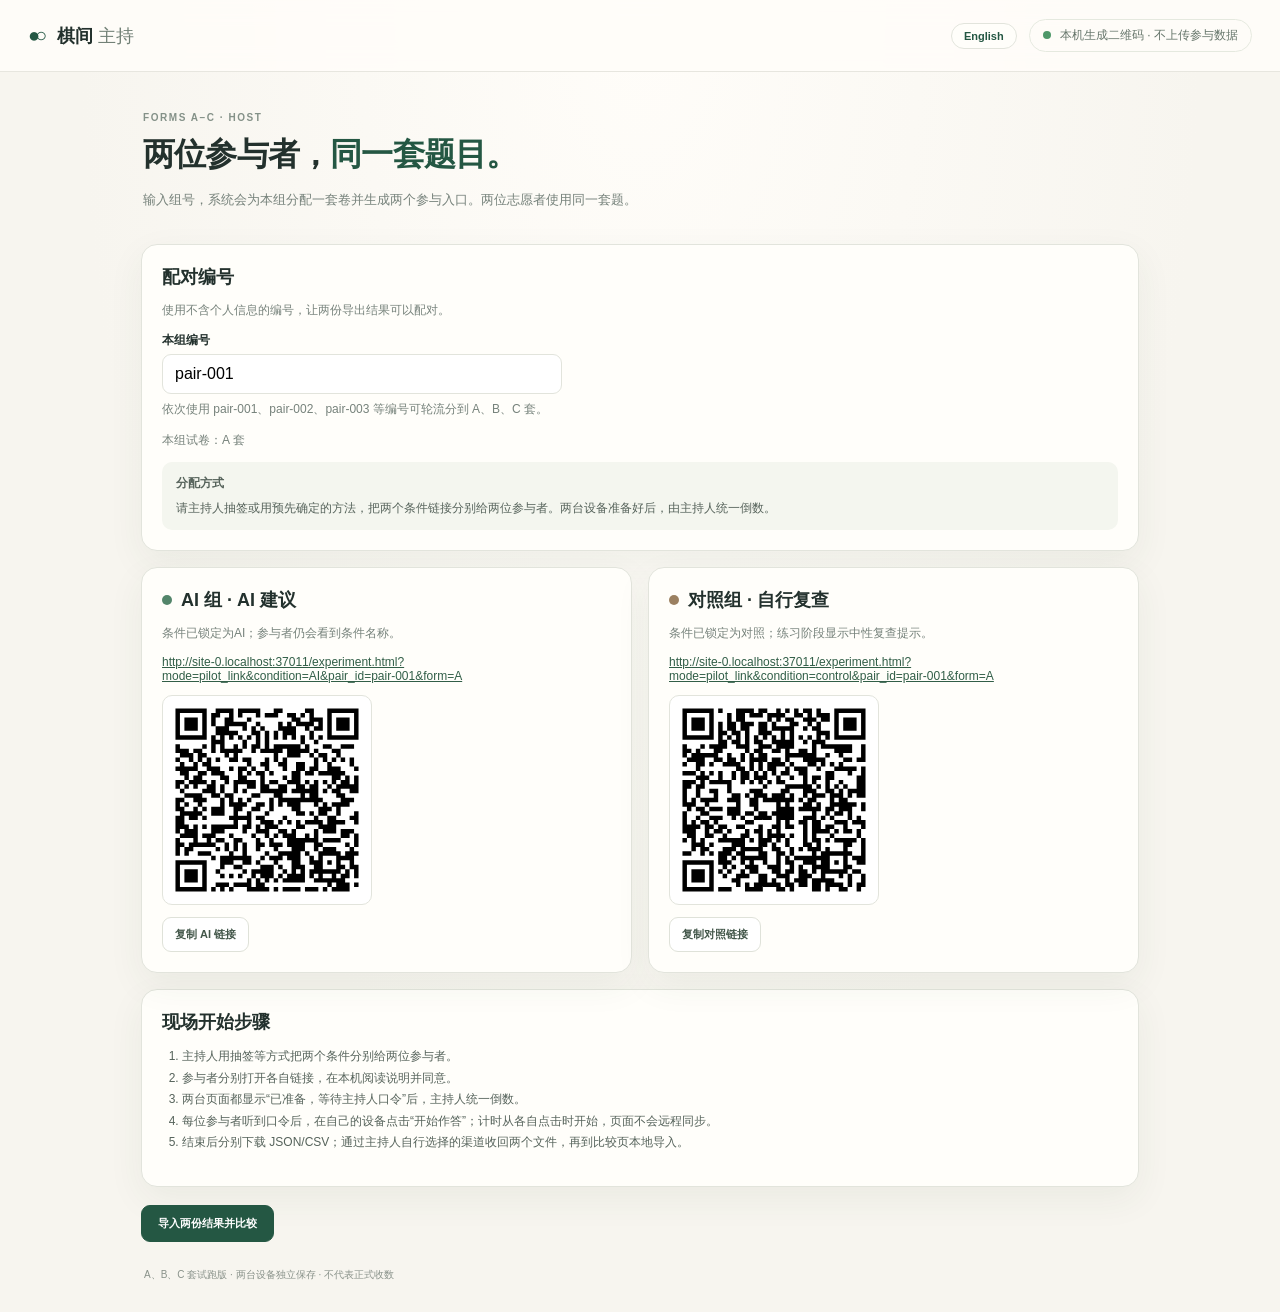
<file: index.html>
<!doctype html>
<html lang="zh-CN">
<head>
  <meta charset="utf-8"><meta name="viewport" content="width=device-width,initial-scale=1">
  <meta name="description" content="A、B、C 套分卷与参与入口">
  <title>五子棋实验主持人页</title>
  <link rel="stylesheet" href="./styles.css"><link rel="stylesheet" href="./host.css">
</head>
<body>
  <header class="topbar"><a class="brand" href="./" aria-label="主持人页"><span class="brand-mark">●○</span><span>棋间<span class="brand-light">主持</span></span></a><div class="topbar-actions"><button id="language-toggle" class="language-toggle" type="button">English</button><span class="local-pill"><i></i> 本机生成二维码 · 不上传参与数据</span></div></header>
  <main class="host-main">
    <section class="host-hero"><p class="eyebrow">FORMS A–C · HOST</p><h1>两位参与者，<em>同一套题目。</em></h1><p>本页只生成参与链接与二维码。主持人手动随机分配AI/对照条件，并在两台设备都准备好后口头倒数。</p></section>
    <section class="host-card">
      <h2>配对编号</h2><p>使用不含个人信息的编号，让两份导出结果可以配对。</p>
      <label for="pair-id">本组编号</label><input id="pair-id" required type="text" maxlength="40" pattern="[A-Za-z0-9][A-Za-z0-9_-]{0,39}" value="pair-001" autocomplete="off" spellcheck="false">
      <p class="host-note">例如 pair-001。两条参与链接会使用同一个编号。</p>
      <p id="assigned-form" role="status"></p>
      <div class="host-random-note" role="note"><strong>分配方式</strong><span>请主持人抽签或用预先确定的方法，把两个条件链接分别给两位参与者。本页不会自动随机，也不会远程启动或同步两台设备。</span></div>
    </section>
    <section class="host-participant-grid" aria-label="参与链接">
      <article class="host-card participant-card"><div class="participant-title"><span class="condition-dot ai-dot"></span><h2>参与者 A · AI 建议</h2></div><p>条件已锁定为AI；参与者仍会看到条件名称。</p><a id="ai-link" class="participant-url">生成中…</a><div class="qr-frame" id="ai-qr" aria-label="AI条件二维码"></div><div class="participant-actions"><button id="copy-ai" class="button secondary" type="button">复制 AI 链接</button><span id="ai-copy-status" class="copy-status" role="status" aria-live="polite"></span></div></article>
      <article class="host-card participant-card"><div class="participant-title"><span class="condition-dot control-dot"></span><h2>参与者 B · 自行复查</h2></div><p>条件已锁定为对照；练习阶段显示中性复查提示。</p><a id="control-link" class="participant-url">生成中…</a><div class="qr-frame" id="control-qr" aria-label="对照条件二维码"></div><div class="participant-actions"><button id="copy-control" class="button secondary" type="button">复制对照链接</button><span id="control-copy-status" class="copy-status" role="status" aria-live="polite"></span></div></article>
    </section>
    <section class="host-card host-steps"><h2>现场开始步骤</h2><ol><li>主持人用抽签等方式把两个条件分别给两位参与者。</li><li>参与者分别打开各自链接，在本机阅读说明并同意。</li><li>两台页面都显示“已准备，等待主持人口令”后，主持人统一倒数。</li><li>每位参与者听到口令后，在自己的设备点击“开始 A 套”；计时从各自点击时开始，页面不会远程同步。</li><li>结束后分别下载 JSON/CSV；通过主持人自行选择的渠道收回两个文件，再到比较页本地导入。</li></ol></section>
    <a class="button primary compare-entry" href="./compare.html">导入两份结果并比较</a>
    <footer class="host-footer">A套试跑版 · 两台设备独立保存 · 不代表正式收数或实时同步</footer>
  </main>
  <script src="./vendor/qrcode-generator-2.0.4.js"></script>
  <script type="module" src="./host.mjs"></script>
</body>
</html>
</file>
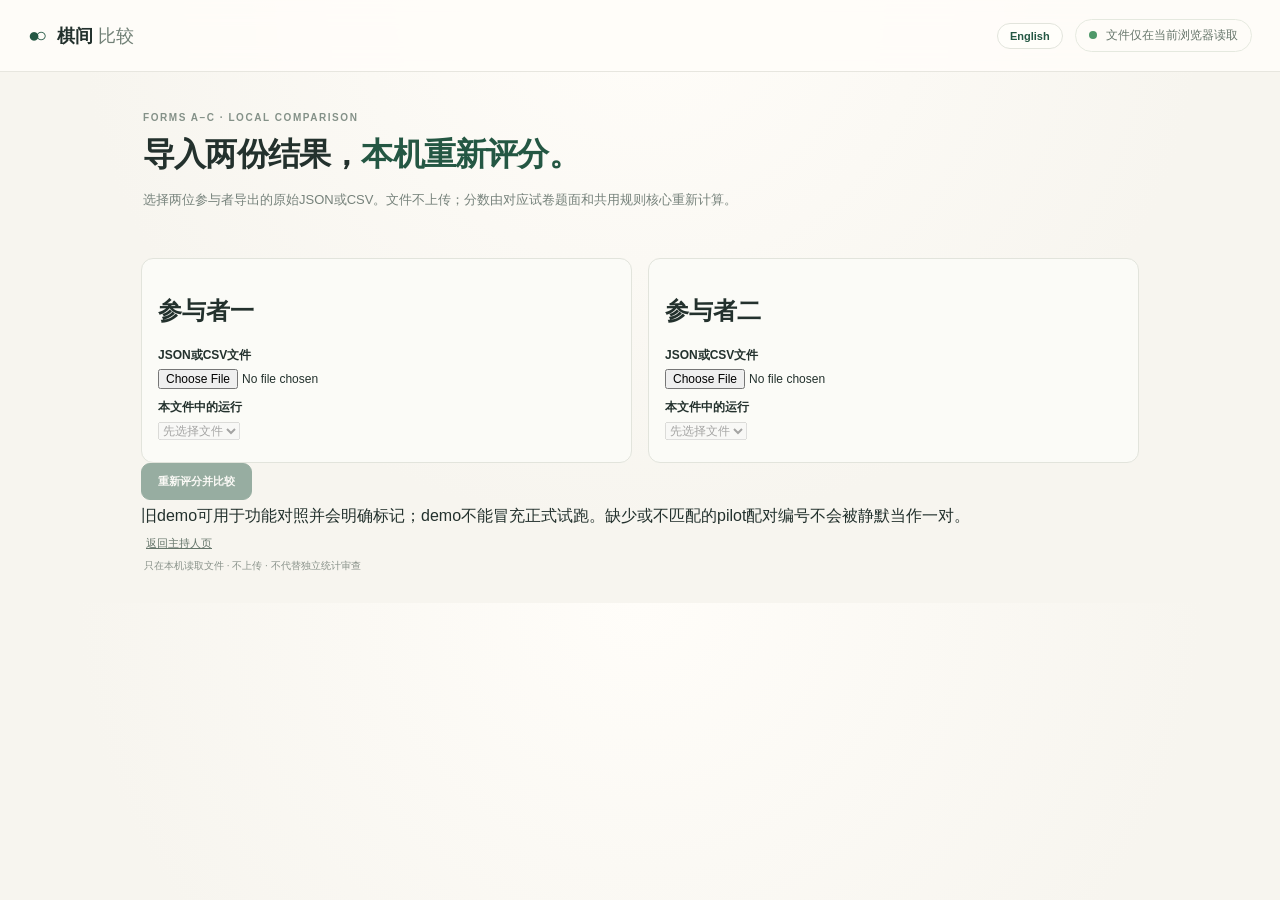
<file: compare.html>
<!doctype html>
<html lang="zh-CN">
<head><meta charset="utf-8"><meta name="viewport" content="width=device-width,initial-scale=1"><meta id="compare-description" name="description" content="在本机复算并并列查看两份A套导出"><title>A套结果比较</title><link rel="stylesheet" href="./styles.css"><link rel="stylesheet" href="./host.css"></head>
<body>
  <header class="topbar"><a class="brand" href="./" aria-label="返回主持人页"><span class="brand-mark">●○</span><span>棋间<span class="brand-light">比较</span></span></a><div class="topbar-actions"><button id="language-toggle" class="language-toggle" type="button">English</button><span class="local-pill"><i></i> 文件仅在当前浏览器读取</span></div></header>
  <main class="host-main">
    <section class="host-hero"><p class="eyebrow">FORM A · LOCAL COMPARISON</p><h1>导入两份结果，<em>本机重新评分。</em></h1><p>选择两位参与者导出的原始JSON或CSV。文件不上传；分数由固定A题面和共用规则核心重新计算。</p></section>
    <div id="compare-error" class="compare-error" role="alert" hidden></div>
    <div id="compare-warnings" class="compare-notices" aria-live="polite"></div>
    <section class="compare-form-grid" aria-label="导入参与者结果">
      <article class="compare-file-card"><h2>参与者一</h2><label for="file-left">JSON或CSV文件</label><input id="file-left" type="file" accept=".json,.csv,application/json,text/csv"><label for="run-left">本文件中的运行</label><select id="run-left" disabled><option value="">先选择文件</option></select><p id="file-left-status" class="host-note" aria-live="polite"></p></article>
      <article class="compare-file-card"><h2>参与者二</h2><label for="file-right">JSON或CSV文件</label><input id="file-right" type="file" accept=".json,.csv,application/json,text/csv"><label for="run-right">本文件中的运行</label><select id="run-right" disabled><option value="">先选择文件</option></select><p id="file-right-status" class="host-note" aria-live="polite"></p></article>
    </section>
    <button id="compare-runs" class="button primary" type="button" disabled>重新评分并比较</button>
    <section id="compare-results" class="host-card" hidden>
      <div class="card-heading"><div><span class="eyebrow">RE-SCORED FROM SOURCE</span><h2>两份运行的逐题对照</h2></div><span id="compare-pair-badge" class="pill"></span></div>
      <div id="compare-summary" class="compare-summary"></div>
      <div id="compare-result-warnings" class="compare-notices" aria-live="polite"></div>
      <div class="compare-table-wrap"><table class="compare-table"><thead id="compare-table-head"></thead><tbody id="compare-table-body"></tbody></table></div>
      <div class="compare-actions"><button id="export-comparison-json" class="button primary" type="button">导出比较 JSON</button><button id="export-comparison-csv" class="button secondary" type="button">导出比较 CSV</button></div>
    </section>
    <p class="host-note">旧demo可用于功能对照并会明确标记；demo不能冒充正式试跑。缺少或不匹配的pilot配对编号不会被静默当作一对。</p>
    <a href="./" class="quiet-button">返回主持人页</a>
    <footer class="host-footer">只在本机读取文件 · 不上传 · 不代替独立统计审查</footer>
  </main>
  <script type="module" src="./compare.mjs"></script>
</body>
</html>
</file>
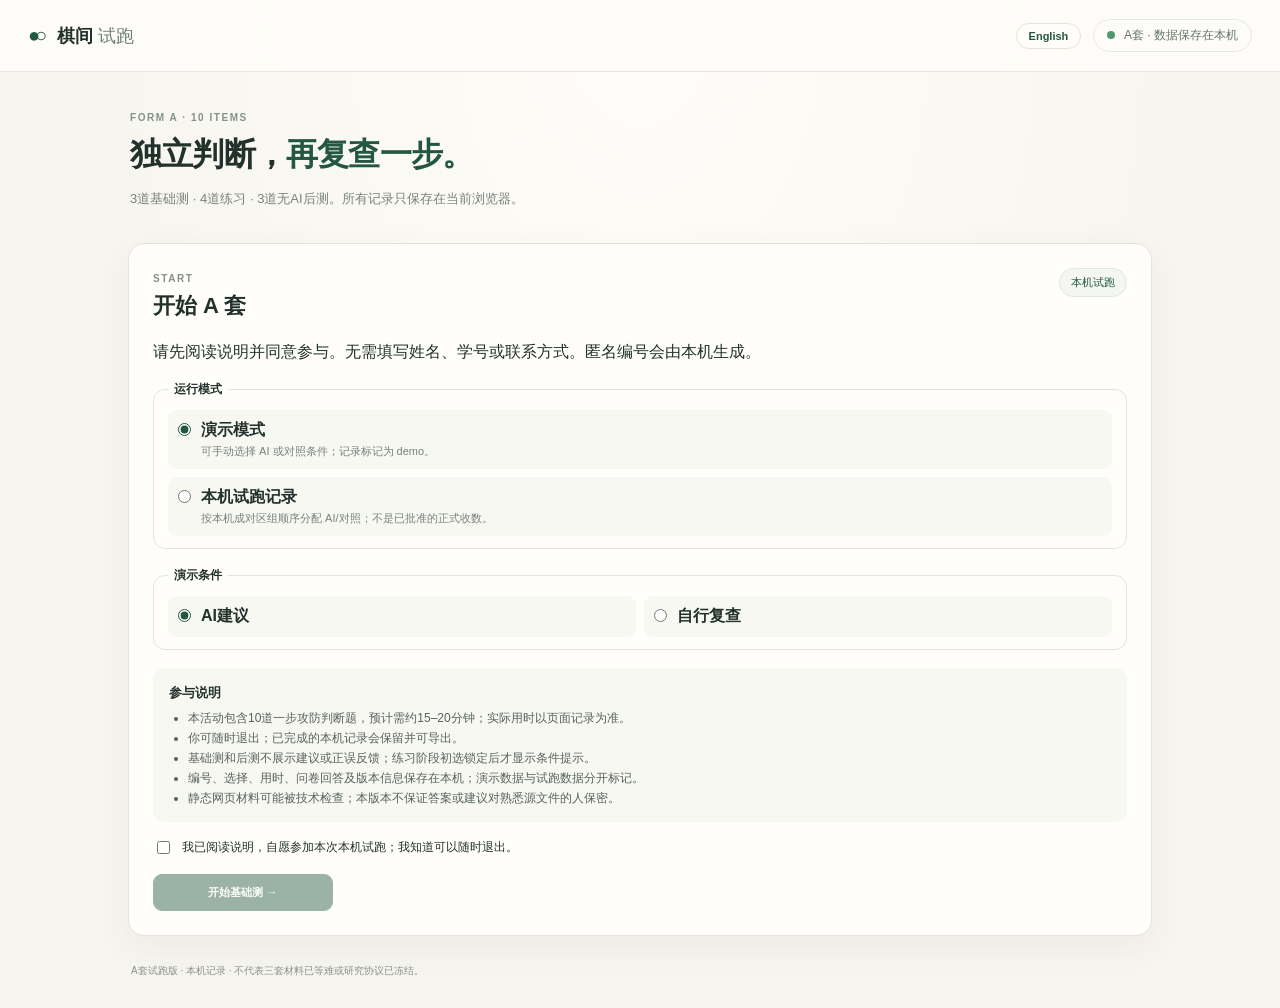
<file: experiment.html>
<!doctype html>
<html lang="zh-CN">
<head>
  <meta charset="utf-8"><meta name="viewport" content="width=device-width, initial-scale=1">
  <meta id="meta-description" name="description" content="A套五子棋决策练习本机试跑">
  <title>A套五子棋决策试跑</title>
  <link rel="stylesheet" href="./styles.css"><link rel="stylesheet" href="./experiment.css">
</head>
<body>
  <header class="topbar"><a class="brand" href="./" aria-label="返回主持人页"><span class="brand-mark">●○</span><span>棋间<span class="brand-light">试跑</span></span></a><div class="topbar-actions"><button id="language-toggle" class="language-toggle" type="button">English</button><span class="local-pill"><i></i> A套 · 数据保存在本机</span></div></header>
  <main class="experiment-main">
    <section class="experiment-hero"><p class="eyebrow">FORM A · 10 ITEMS</p><h1>独立判断，<em>再复查一步。</em></h1><p>3道基础测 · 4道练习 · 3道无AI后测。所有记录只保存在当前浏览器。</p></section>
    <div id="notice" class="experiment-notice" role="status" aria-live="polite" hidden></div><div id="toast" class="experiment-toast" role="status" aria-live="polite" hidden></div>
    <section id="fatal" class="experiment-card" hidden><h2>实验材料暂不可用</h2><p id="fatal-message"></p></section>
    <section id="start-panel" class="experiment-card">
      <div class="card-heading"><div><span class="eyebrow">START</span><h2>开始 A 套</h2></div><span id="start-mode-pill" class="pill">本机试跑</span></div>
      <p>请先阅读说明并同意参与。无需填写姓名、学号或联系方式。匿名编号会由本机生成。</p>
      <div id="host-assignment" class="host-assignment" hidden><strong id="host-condition-label"></strong><span id="host-pair-label"></span><p>该条件由主持人预先分配，本页不会提供切换入口。</p></div>
      <fieldset class="mode-choice"><legend>运行模式</legend>
        <label><input type="radio" name="mode" value="demo" checked><span><b>演示模式</b><small>可手动选择 AI 或对照条件；记录标记为 demo。</small></span></label>
        <label><input type="radio" name="mode" value="pilot"><span><b>本机试跑记录</b><small>按本机成对区组顺序分配 AI/对照；不是已批准的正式收数。</small></span></label>
      </fieldset>
      <fieldset id="demo-condition" class="mode-choice compact"><legend>演示条件</legend>
        <label><input type="radio" name="condition" value="AI" checked><span><b>AI建议</b></span></label>
        <label><input type="radio" name="condition" value="control"><span><b>自行复查</b></span></label>
      </fieldset>
      <div class="consent-copy"><h3>参与说明</h3><ul><li>本活动包含10道一步攻防判断题，预计需约15–20分钟；实际用时以页面记录为准。</li><li>你可随时退出；已完成的本机记录会保留并可导出。</li><li>基础测和后测不展示建议或正误反馈；练习阶段初选锁定后才显示条件提示。</li><li>编号、选择、用时、问卷回答及版本信息保存在本机；演示数据与试跑数据分开标记。</li><li>静态网页材料可能被技术检查；本版本不保证答案或建议对熟悉源文件的人保密。</li></ul></div>
      <label class="consent-check"><input id="consent" type="checkbox"><span>我已阅读说明，自愿参加本次本机试跑；我知道可以随时退出。</span></label>
      <button id="start-run" class="button primary start-button" disabled>开始基础测 <span>→</span></button>
    </section>
    <section id="host-ready-panel" class="experiment-card host-ready-card" hidden>
      <span class="eyebrow">READY · A</span><h2>已准备，等待主持人口令</h2><p id="host-ready-summary"></p>
      <p>计时尚未开始。请等主持人确认两位参与者都准备好并给出统一口令；口令后在本设备点击下方按钮开始。本页不会远程启动或同步另一台设备。</p>
      <div class="host-ready-actions"><button id="host-return-consent" class="button secondary">返回说明</button><button id="host-begin-run" class="button primary">口令后开始 A 套</button></div>
    </section>
    <section id="run-panel" class="experiment-card run-card" hidden>
      <div class="run-header"><div><span id="run-stage" class="eyebrow">基础测</span><h2 id="run-title">第1题</h2><p id="run-instruction" class="run-instruction"></p></div><div class="timer-box"><span id="timer-label">剩余时间</span><strong id="timer">01:00</strong></div></div>
      <div class="run-progress"><div id="progress-fill"></div></div><p id="run-meta" class="run-meta"></p>
      <div id="board-shell" class="experiment-board-shell"><div class="experiment-board-scroll"><div id="experiment-board" class="experiment-board" role="group" aria-label="15乘15五子棋棋盘"></div></div><div class="board-foot"><span><i class="legend-stone black"></i> 黑方</span><span><i class="legend-stone white"></i> 白方</span><span class="keyboard-hint">方向键移动 · Enter选择</span></div></div>
      <div id="phase-panel" class="phase-panel"><p id="phase-copy"></p><p id="selected-readout" class="selected-readout">当前选择 <strong>—</strong></p><button id="phase-primary" class="button primary" disabled>确认选择</button></div>
      <div id="advice-card" class="advice-card" hidden><span class="eyebrow">练习复查</span><h3 id="advice-title">建议</h3><p id="advice-copy"></p><p id="advice-warning">建议仅用于本次条件练习；可保留初选，也可重新检查后选择。</p></div>
      <div class="run-footer"><span id="step-count"></span><button id="withdraw" class="quiet-button" aria-controls="withdraw-confirmation" aria-expanded="false">退出本次</button></div>
      <section id="withdraw-confirmation" class="withdraw-confirmation" role="group" aria-labelledby="withdraw-confirmation-title" aria-describedby="withdraw-confirmation-copy" hidden>
        <h3 id="withdraw-confirmation-title">确认退出本次？</h3>
        <p id="withdraw-confirmation-copy">已保存的记录会保留；尚未完成的题目不会作为已提交答案。确认后可在结束页导出记录。</p>
        <div class="withdraw-confirmation-actions"><button id="withdraw-continue" class="button primary">继续答题</button><button id="withdraw-confirm" class="button secondary">确认退出</button></div>
      </section>
    </section>
    <section id="questionnaire" class="experiment-card questionnaire-card" hidden>
      <div class="card-heading"><div><span class="eyebrow">A FORM · FINAL</span><h2>简短问卷</h2></div><span class="pill">可留空</span></div><p id="questionnaire-note" class="questionnaire-note">输入草稿会保存在本机；刷新后恢复。未提交草稿不会转交给下一位参与者。</p>
      <label>你平时下五子棋的经验<input id="gomoku-experience" type="text" maxlength="240" placeholder="可选"></label>
      <div class="scale-question"><p>你觉得这套题整体有多难？</p><div id="difficulty-scale" class="scale-options"></div></div>
      <div class="scale-question"><p>复查阶段对你有多大帮助？</p><div id="help-scale" class="scale-options"></div></div>
      <div id="trust-question" class="scale-question" hidden><p>你对本次AI建议的信任程度？</p><div id="trust-scale" class="scale-options"></div></div>
      <label>其他意见<textarea id="comment" rows="3" maxlength="500" placeholder="可选"></textarea></label>
      <button id="finish-questionnaire" class="button primary">结束并查看导出</button>
    </section>
    <section id="complete-panel" class="experiment-card complete-card" hidden>
      <span class="eyebrow">RUN SAVED</span><h2 id="complete-title">本次已结束</h2><p id="complete-summary"></p>
      <div id="completion-warning" class="storage-warning" hidden></div>
      <div class="export-actions"><button id="export-json" class="button primary">导出完整 JSON</button><button id="export-csv" class="button secondary">导出逐题 CSV</button><button id="next-participant" class="button secondary">下一位参与者</button></div>
    </section>
    <footer class="experiment-footer">A套试跑版 · 本机记录 · 不代表三套材料已等难或研究协议已冻结。</footer>
  </main>
  <script type="module" src="./experiment.mjs"></script>
</body>
</html>
</file>
<file: styles.css>
:root{color-scheme:light;--paper:#f7f5ef;--card:#fffefa;--ink:#23312d;--muted:#76827b;--line:#e2e4dc;--forest:#245743;--forest-dark:#183e30;--gold:#d8bb7a;--wood:#e4c587;--shadow:0 12px 36px #314b3510;font-family:Inter,-apple-system,BlinkMacSystemFont,"Segoe UI","PingFang SC","Microsoft YaHei",sans-serif}*{box-sizing:border-box}body{margin:0;background:radial-gradient(ellipse at 50% 0,#fffdf9 0,var(--paper) 62%);color:var(--ink)}button{font:inherit}button:focus-visible,a:focus-visible,summary:focus-visible{outline:3px solid #55a67d;outline-offset:3px}.topbar{height:72px;border-bottom:1px solid #e7e6df;background:#fffdf9d9;display:flex;align-items:center;justify-content:space-between;padding:0 max(28px,calc((100vw - 1420px)/2));position:sticky;top:0;z-index:5;backdrop-filter:blur(12px)}.brand{display:flex;gap:10px;align-items:center;color:var(--ink);font-weight:750;text-decoration:none;font-size:18px}.brand-mark{color:var(--forest);letter-spacing:-5px;margin-right:5px;font-size:20px}.brand-light{font-weight:450;color:#718076}.local-pill{border:1px solid #e5e9df;border-radius:20px;color:#65756a;padding:7px 13px;font-size:12px}.local-pill i,.saved-dot{display:inline-block;width:8px;height:8px;border-radius:50%;background:#4e9869;margin-right:6px}main{max-width:1440px;margin:auto;padding:0 34px}.hero{min-height:168px;display:flex;align-items:center;justify-content:space-between;padding:30px 4px 24px}.eyebrow{font-size:10px;letter-spacing:1.55px;color:#849188;font-weight:750}.hero h1{font-size:35px;letter-spacing:-1.1px;margin:8px 0 7px;font-weight:750}.hero h1 em{font-style:normal;color:var(--forest)}.subhead{color:#78827c;margin:0;font-size:14px}.hero-stats{display:flex;gap:34px;padding:10px 15px}.hero-stats div{display:grid;gap:3px}.hero-stats strong{font-size:21px;color:#31473a}.hero-stats span{font-size:11px;color:var(--muted)}.layout{display:grid;grid-template-columns:226px minmax(390px,1fr) 272px;gap:22px;align-items:start}.sidebar,.task-card,.record-card,.play-area{border:1px solid var(--line);background:var(--card);border-radius:15px;box-shadow:var(--shadow)}.sidebar{padding:18px 13px 14px;min-height:550px}.section-title{display:flex;justify-content:space-between;align-items:end;padding:0 5px 13px}.section-title h2,.record-head h2{font-size:17px;margin:4px 0 0}.progress-chip{background:#eef4ed;color:var(--forest);border-radius:20px;padding:5px 8px;font-size:10px;font-weight:700}.filters{display:flex;gap:5px;background:#f3f3ed;border-radius:10px;padding:4px;margin-bottom:11px}.filter{flex:1;border:0;background:transparent;color:#738077;border-radius:7px;padding:7px 3px;font-size:10px;cursor:pointer}.filter b{font-size:9px}.filter.active{background:white;color:var(--forest);box-shadow:0 1px 4px #23312616}.item-list{display:grid;gap:4px;max-height:min(59vh,610px);overflow:auto;padding-right:2px}.item-row{width:100%;display:flex;align-items:center;gap:9px;text-align:left;border:1px solid transparent;background:transparent;border-radius:9px;padding:8px 7px;color:var(--ink);cursor:pointer}.item-row:hover{background:#f5f5ef}.item-row.active{border-color:#c8d8ca;background:#f0f5ee}.item-no{font-size:11px;font-weight:750;width:48px}.item-kind{font-size:10px;color:var(--muted);flex:1}.item-progress{font-size:12px;color:#8aa390}.quiet-button{border:0;background:transparent;color:#65756a;font-size:11px;padding:12px 5px;cursor:pointer}.play-area{padding:19px 22px 17px}.play-heading{display:flex;align-items:center;justify-content:space-between;margin-bottom:14px}.play-heading h2{font-size:19px;margin:5px 0 0}.turn-badge{background:#f1f2ec;color:#69776c;border-radius:20px;padding:6px 10px;font-size:11px;white-space:nowrap}.turn-badge.black{background:#303a36;color:white}.turn-badge.white{background:#f0eee7;color:#45544a}.board-shell{background:#faf8f1;border:1px solid #ece8dc;border-radius:12px;padding:14px}.board-scroll{overflow-x:auto;overflow-y:hidden}.board{position:relative;width:min(100%,620px);min-width:470px;aspect-ratio:1;margin:0 auto;background-color:var(--wood);background-image:none;box-shadow:inset 0 0 0 1px #9b7d4c;border:8px solid #dab773;border-radius:4px;touch-action:manipulation}.stone-point{position:absolute;width:6.1%;height:6.1%;transform:translate(-50%,-50%);border:0;background:transparent;border-radius:50%;padding:0;display:grid;place-items:center;cursor:pointer}.stone-point:disabled{cursor:default}.stone-point .stone{display:block;width:82%;height:82%;border-radius:50%;box-shadow:inset -3px -4px 5px #0002,0 1px 2px #0002}.stone.black{background:radial-gradient(circle at 32% 28%,#555,#202320 67%)}.stone.white{background:radial-gradient(circle at 32% 28%,#fff,#e7e5da 72%);border:1px solid #aaa99f}.stone-point:hover:not(:disabled)::after{content:"";position:absolute;inset:5%;border:2px solid #275d43;border-radius:50%;opacity:.45}.stone-point.selected::after{content:"";position:absolute;inset:0;border:3px solid #d46c41;border-radius:50%}.stone-point.winning::after{content:"";position:absolute;inset:0;border:3px solid #278253;border-radius:50%}.stone-point.line .stone{outline:3px solid #6b9d75;outline-offset:2px}.stone-point .sr-only{position:absolute;width:1px;height:1px;overflow:hidden;clip:rect(0,0,0,0);white-space:nowrap}.board-foot{display:flex;gap:15px;align-items:center;padding:10px 2px 0;color:#747d73;font-size:10px}.legend-stone{display:inline-block;width:11px;height:11px;border-radius:50%;vertical-align:-2px;margin-right:3px}.legend-stone.black{background:#252925}.legend-stone.white{background:white;border:1px solid #aaa}.keyboard-hint{margin-left:auto;color:#929990}.controls{display:flex;align-items:center;justify-content:space-between;padding:15px 1px 0;gap:12px}.selected-readout{display:flex;align-items:center;gap:9px;font-size:11px;color:var(--muted)}.selected-readout strong{font-size:14px;color:var(--forest);min-width:25px}.control-actions{display:flex;gap:8px}.button{border-radius:9px;border:1px solid #dfe2d9;padding:9px 12px;font-size:11px;font-weight:650;cursor:pointer;transition:.15s}.button:disabled{opacity:.45;cursor:not-allowed}.button.secondary{background:#fff;color:#43574a}.button.secondary:hover:not(:disabled){background:#f1f4ef}.button.primary{background:var(--forest);color:white;border-color:var(--forest);padding:10px 16px}.button.primary:hover:not(:disabled){background:var(--forest-dark)}.button.primary span{font-size:15px;margin-left:8px}.right-rail{display:grid;gap:13px}.task-card,.record-card{padding:17px}.task-icon{font-size:26px;color:var(--forest);margin:12px 0 3px}.task-card h2{font-size:17px;margin:4px 0 6px}.task-card p{font-size:11px;line-height:1.65;color:var(--muted);margin:0}.task-divider{height:1px;background:#ebece5;margin:15px 0}.tip{display:flex;gap:8px;color:#849188}.tip span{color:#bd9860}.tip p{font-size:10px}.feedback{display:none;border-radius:10px;padding:11px 13px;margin-top:12px;font-size:12px}.feedback.visible{display:block}.feedback.correct{background:#edf6ed;color:#275d43;border:1px solid #d1e5d2}.feedback.wrong{background:#fbf1eb;color:#885237;border:1px solid #edd6c6}.feedback.error{background:#fff4d9;color:#705b2e}.feedback strong{display:block;font-size:13px;margin-bottom:3px}.feedback .answer{margin-top:5px;font-weight:700}.record-head{display:flex;justify-content:space-between;align-items:center}.record-summary{font-size:11px;line-height:1.65;color:var(--muted);margin:11px 0}.record-actions{display:flex;gap:6px}.record-actions .button{flex:1;font-size:10px;padding:8px 4px}.record-card details{margin-top:14px;border-top:1px solid var(--line);padding-top:10px;font-size:11px}.record-card summary{cursor:pointer;color:#586a5d}.history-list{margin-top:9px;max-height:180px;overflow:auto;display:grid;gap:5px}.history-item{font-size:10px;color:#657169;padding:7px;background:#f6f6f1;border-radius:7px}.privacy-note{font-size:9px;color:#89928a;margin:13px 0 0}footer{display:flex;justify-content:space-between;color:#90978f;font-size:10px;padding:18px 5px 25px}.toast{position:fixed;bottom:20px;left:50%;transform:translate(-50%,20px);background:#243b30;color:white;padding:10px 16px;border-radius:10px;font-size:12px;opacity:0;transition:.2s;pointer-events:none;z-index:9}.toast.show{opacity:1;transform:translate(-50%,0)}.toast[hidden]{display:none}
@media(max-width:1100px){main{padding:0 20px}.layout{grid-template-columns:200px minmax(360px,1fr)}.right-rail{grid-column:2;grid-template-columns:1fr 1fr}.sidebar{grid-row:span 2}.hero{min-height:150px}}
@media(max-width:720px){.topbar{height:60px;padding:0 15px}.brand{font-size:16px}.local-pill{font-size:10px;padding:6px 9px}main{padding:0 12px}.hero{min-height:140px;padding:22px 4px 18px}.hero h1{font-size:27px}.hero-stats{gap:14px;padding:4px}.hero-stats strong{font-size:16px}.hero-stats span{font-size:9px}.layout{display:flex;flex-direction:column;gap:12px}.sidebar,.play-area,.right-rail{width:100%}.sidebar{min-height:0;padding:13px}.section-title{padding-bottom:9px}.item-list{display:flex;max-height:none;overflow-x:auto;overflow-y:hidden}.item-row{min-width:105px;justify-content:center;gap:5px;padding:8px 5px}.item-no{width:auto}.item-progress{display:none}.quiet-button{padding:7px 5px}.play-area{padding:15px 11px}.play-heading{margin-bottom:10px}.play-heading h2{font-size:17px}.board-shell{padding:7px}.board{min-width:0;width:100%;border-width:6px}.stone-point{width:7.1%;height:7.1%}.stone-point .stone{width:78%;height:78%}.board-foot{gap:9px;font-size:9px;flex-wrap:wrap}.keyboard-hint{width:100%;margin-left:0}.controls{align-items:flex-start;flex-direction:column}.control-actions{width:100%;flex-wrap:wrap}.control-actions .button{flex:1}.right-rail{display:grid;grid-template-columns:1fr}.task-card,.record-card{padding:14px}.feedback{font-size:11px}footer{padding:15px 3px 23px;font-size:9px;gap:10px;flex-wrap:wrap}}
.grid-lines{position:absolute;inset:0;width:100%;height:100%;pointer-events:none}.storage-warning{border:1px solid #d7aa69;background:#fff9e9;color:#604923;border-radius:8px;padding:9px;margin:6px 0;font-size:10px}button.filter:focus-visible,button.stone-point:focus-visible{outline:3px solid #237147;outline-offset:1px}

.grid-lines{position:absolute;inset:0;width:100%;height:100%;pointer-events:none}

.item-no{width:60px;white-space:nowrap}.item-kind{white-space:nowrap}@media(max-width:720px){.item-row{min-width:99px;flex-direction:column;align-items:flex-start;gap:3px}.item-no{width:auto}.item-kind{font-size:9px}}
</file>
<file: host.css>
.host-main{max-width:1050px;margin:0 auto;padding:0 26px}.host-hero{padding:30px 2px 20px}.host-hero h1{font-size:32px;letter-spacing:-.8px;margin:8px 0}.host-hero h1 em{font-style:normal;color:var(--forest)}.host-hero p:last-child{color:var(--muted);font-size:13px;line-height:1.6}.host-card{background:var(--card);border:1px solid var(--line);border-radius:16px;box-shadow:var(--shadow);padding:20px;margin-bottom:16px}.host-card h2{font-size:18px;margin:0 0 8px}.host-card p{font-size:12px;color:var(--muted);line-height:1.6}.host-card>label{display:block;font-size:12px;font-weight:700;margin:12px 0 5px}.host-card input[type=text]{width:min(100%,400px);box-sizing:border-box;border:1px solid var(--line);border-radius:9px;padding:10px 12px;font:inherit}.host-note{margin:6px 0}.host-random-note{display:grid;gap:5px;background:#f4f6ef;padding:12px 14px;border-radius:10px;font-size:12px;line-height:1.6;color:#56635b}.host-participant-grid{display:grid;grid-template-columns:1fr 1fr;gap:16px}.participant-title{display:flex;align-items:center;gap:9px}.participant-title h2{margin:0}.condition-dot{width:10px;height:10px;border-radius:50%;background:#53856a}.control-dot{background:#9b8060}.participant-url{display:block;overflow-wrap:anywhere;color:#315e47;font-size:12px;margin:12px 0}.qr-frame{width:210px;min-height:210px;display:grid;place-items:center;background:#fff;border:1px solid var(--line);border-radius:10px;padding:8px;box-sizing:border-box}.qr-frame svg{display:block;width:100%;height:auto}.qr-error{font-size:11px;color:#a33}.participant-actions{display:flex;align-items:center;gap:10px;flex-wrap:wrap;margin-top:12px}.copy-status{font-size:11px;color:var(--muted)}.host-steps ol{padding-left:20px;font-size:12px;line-height:1.8;color:#56635b}.compare-entry{display:inline-flex;text-decoration:none;margin:2px 0 18px}.host-footer{font-size:10px;color:#89928a;padding:8px 3px 30px}.compare-form-grid{display:grid;grid-template-columns:1fr 1fr;gap:16px}.compare-file-card{border:1px solid var(--line);border-radius:12px;padding:16px;background:#fbfbf7}.compare-file-card input[type=file],.compare-file-card select{max-width:100%;font:inherit;font-size:12px}.compare-file-card label{display:block;margin:10px 0 5px;font-size:12px;font-weight:700}.compare-notices{margin:14px 0}.compare-error,.compare-warning{padding:10px 12px;border-radius:9px;font-size:12px;line-height:1.6;margin:7px 0}.compare-error{background:#fff0ed;color:#8c3427;border:1px solid #efc9c1}.compare-warning{background:#fff8e8;color:#6e5a30;border:1px solid #ead9ad}.compare-summary{display:grid;grid-template-columns:1fr 1fr;gap:14px}.compare-summary-card{border:1px solid var(--line);border-radius:12px;padding:16px;background:#fff}.compare-summary-card h3{margin:0 0 8px}.compare-metrics{display:grid;grid-template-columns:1fr auto;gap:6px 10px;font-size:12px}.compare-table-wrap{overflow:auto;margin-top:16px}.compare-table{border-collapse:collapse;width:100%;font-size:11px;white-space:nowrap}.compare-table th,.compare-table td{border:1px solid var(--line);padding:7px 9px;text-align:left}.compare-table th{background:#f4f6ef}.compare-actions{display:flex;gap:8px;flex-wrap:wrap;margin:14px 0}.compare-warning-list{color:#755e32}.host-ready-card h2{margin:8px 0}.host-ready-card p{font-size:13px;line-height:1.6;color:var(--muted)}.host-ready-actions{display:flex;gap:10px;justify-content:flex-end;flex-wrap:wrap}
@media(max-width:700px){.host-main{padding:0 12px}.host-hero{padding:22px 4px 16px}.host-hero h1{font-size:26px}.host-card{padding:16px}.host-participant-grid,.compare-form-grid,.compare-summary{grid-template-columns:1fr}.qr-frame{width:190px;min-height:190px}.host-ready-actions>*{flex:1}.compare-table{font-size:10px}}
.topbar-actions{display:flex;align-items:center;gap:12px}.language-toggle{border:1px solid var(--line);background:var(--card);color:var(--forest);border-radius:20px;padding:6px 12px;font:inherit;font-size:11px;font-weight:700;cursor:pointer}.language-toggle:hover{background:#eef3eb}
</file>
<file: experiment.css>
.experiment-main{max-width:1080px;margin:0 auto;padding:0 28px}.experiment-hero{padding:30px 2px 22px}.experiment-hero h1{font-size:32px;letter-spacing:-.8px;margin:8px 0}.experiment-hero h1 em{font-style:normal;color:var(--forest)}.experiment-hero p:last-child{color:var(--muted);font-size:13px}.experiment-card{background:var(--card);border:1px solid var(--line);border-radius:16px;box-shadow:var(--shadow);padding:24px;margin-bottom:20px}.card-heading,.run-header{display:flex;justify-content:space-between;align-items:flex-start;gap:16px}.card-heading h2,.run-header h2{font-size:22px;margin:5px 0}.pill{border:1px solid #e0e8de;background:#f4f7f1;border-radius:30px;padding:6px 11px;color:var(--forest);font-size:11px}.mode-choice{border:1px solid var(--line);border-radius:12px;padding:12px 14px;margin:18px 0;display:grid;gap:8px}.mode-choice legend{padding:0 6px;font-size:12px;font-weight:700;color:var(--ink)}.mode-choice label{display:flex;align-items:flex-start;gap:10px;background:#f8f8f3;border-radius:9px;padding:10px;cursor:pointer}.mode-choice input{margin:3px 0 0;accent-color:var(--forest)}.mode-choice span{display:grid;gap:3px}.mode-choice small{color:var(--muted);font-size:11px}.mode-choice.compact{grid-template-columns:1fr 1fr}.consent-copy{background:#f8f8f3;border-radius:11px;padding:14px 16px;color:#56635b;font-size:12px;line-height:1.65}.consent-copy h3{font-size:13px;margin:0 0 6px;color:var(--ink)}.consent-copy ul{margin:0;padding-left:19px}.consent-check{display:flex;gap:9px;align-items:flex-start;font-size:12px;margin:17px 0}.consent-check input{margin-top:2px;accent-color:var(--forest)}.start-button{min-width:180px}.experiment-notice,.storage-warning{border:1px solid #ead9ad;background:#fff8e8;color:#6e5a30;border-radius:10px;padding:11px 14px;font-size:12px;margin-bottom:15px}.experiment-toast{position:fixed;bottom:20px;left:50%;transform:translate(-50%,20px);background:#243b30;color:white;padding:10px 16px;border-radius:10px;font-size:12px;opacity:0;transition:.2s;pointer-events:none;z-index:9}.experiment-toast.show{opacity:1;transform:translate(-50%,0)}.experiment-toast[hidden]{display:none}.run-card{padding:18px}.run-header{align-items:center}.run-instruction{font-size:12px;color:var(--muted);margin:6px 0 0}.timer-box{display:grid;justify-items:center;gap:2px;min-width:92px;border-radius:12px;background:#f3f4ee;padding:9px}.timer-box span{font-size:10px;color:var(--muted)}.timer-box strong{font-variant-numeric:tabular-nums;font-size:19px;color:var(--forest)}.run-progress{height:5px;background:#edf0e9;border-radius:9px;margin:14px 0 4px;overflow:hidden}.run-progress div{height:100%;width:0;background:var(--forest);transition:width .2s}.run-meta{font-size:10px;color:var(--muted);margin:7px 0 11px}.experiment-board-shell{background:#faf8f1;border:1px solid #ece8dc;border-radius:12px;padding:12px}.experiment-board-scroll{overflow:auto;overscroll-behavior:contain}.experiment-board{position:relative;width:min(100%,620px);min-width:470px;aspect-ratio:1;margin:0 auto;background:#e4c587;border:8px solid #dab773;box-shadow:inset 0 0 0 1px #9b7d4c;touch-action:manipulation}.exp-grid-lines{position:absolute;inset:0;width:100%;height:100%;pointer-events:none}.exp-point{position:absolute;width:6.1%;height:6.1%;transform:translate(-50%,-50%);border:0;background:transparent;border-radius:50%;padding:0;display:grid;place-items:center;cursor:pointer}.exp-point:disabled{cursor:default}.exp-point:focus-visible{outline:3px solid #55a67d;outline-offset:1px}.exp-point .stone{display:block;width:82%;height:82%;border-radius:50%;box-shadow:inset -3px -4px 5px #0002,0 1px 2px #0002}.exp-point .stone.black{background:radial-gradient(circle at 32% 28%,#555,#202320 67%)}.exp-point .stone.white{background:radial-gradient(circle at 32% 28%,#fff,#e7e5da 72%);border:1px solid #aaa99f}.exp-point.selected::after{content:"";position:absolute;inset:0;border:3px solid #d46c41;border-radius:50%}.exp-point:hover:not(:disabled)::after{content:"";position:absolute;inset:4%;border:2px solid #275d43;border-radius:50%;opacity:.5}.phase-panel{display:grid;grid-template-columns:1fr auto;gap:10px 20px;align-items:center;padding:16px 2px 4px}.phase-panel>p:first-child{grid-column:1/-1;margin:0;color:#56645b;font-size:13px}.phase-panel .selected-readout{margin:0}.phase-panel .selected-readout strong{margin-left:7px}.phase-panel button{min-width:170px}.advice-card{border-left:4px solid #4e8161;background:#f0f6ef;border-radius:9px;padding:14px 16px;margin-top:14px}.advice-card h3{margin:5px 0;font-size:16px}.advice-card p{font-size:12px;line-height:1.6;margin:5px 0;color:#4c5c50}.advice-card #advice-warning{font-size:10px;color:#77837a}.run-footer{display:flex;align-items:center;justify-content:space-between;margin-top:8px;color:var(--muted);font-size:11px}.questionnaire-card label{display:grid;gap:6px;margin:15px 0;font-size:12px}.questionnaire-card input[type=text],.questionnaire-card textarea{border:1px solid var(--line);border-radius:8px;padding:9px;font:inherit;resize:vertical}.scale-question{border-top:1px solid var(--line);padding-top:12px;margin-top:14px}.scale-question p{font-size:12px;font-weight:650}.scale-options{display:flex;flex-wrap:wrap;gap:8px}.scale-options label{display:flex;align-items:center;gap:5px;background:#f4f5ef;padding:7px 10px;border-radius:8px;margin:0;cursor:pointer}.scale-options input{accent-color:var(--forest)}.complete-card h2{font-size:24px;margin:8px 0}.complete-card p{color:var(--muted);font-size:13px}.export-actions{display:flex;gap:9px;flex-wrap:wrap;margin-top:18px}.experiment-footer{color:#89928a;font-size:10px;padding:8px 3px 30px}.experiment-notice[hidden],#fatal[hidden],#start-panel[hidden],#run-panel[hidden],#questionnaire[hidden],#complete-panel[hidden],#advice-card[hidden],#trust-question[hidden],#completion-warning[hidden]{display:none}
@media(max-width:700px){.experiment-main{padding:0 12px}.experiment-hero{padding:22px 4px 16px}.experiment-hero h1{font-size:26px}.experiment-card{padding:16px;margin-bottom:13px}.run-card{padding:12px}.experiment-board-shell{padding:6px}.experiment-board{width:100%;min-width:470px}.phase-panel{grid-template-columns:1fr;gap:9px}.phase-panel button{width:100%}.run-header h2{font-size:18px}.timer-box{min-width:78px}.mode-choice.compact{grid-template-columns:1fr}.export-actions>*{flex:1}.run-footer{padding-bottom:4px}}
.questionnaire-note{font-size:11px;color:var(--muted);background:#f7f7f1;border-radius:8px;padding:9px 11px;margin:10px 0}

.withdraw-confirmation{margin-top:14px;padding:14px 16px;border:1px solid #e5ccae;border-radius:10px;background:#fff8ef}
.withdraw-confirmation h3{margin:0 0 6px;font-size:15px;color:#3a413b}
.withdraw-confirmation p{margin:0;color:#58655d;font-size:12px;line-height:1.6}
.withdraw-confirmation-actions{display:flex;justify-content:flex-end;gap:8px;margin-top:12px}
.withdraw-confirmation-actions button{min-width:132px}
.withdraw-confirmation[hidden]{display:none}
@media(max-width:700px){.withdraw-confirmation-actions{display:grid;grid-template-columns:1fr}.withdraw-confirmation-actions button{width:100%}}
.host-assignment{display:grid;gap:4px;margin:12px 0;padding:12px 14px;border:1px solid #dbe5d8;border-radius:10px;background:#f4f7f1;color:var(--forest);font-size:12px}.host-assignment span{font-weight:700}.host-assignment p{margin:2px 0 0;color:var(--muted);font-weight:400}.host-ready-card h2{margin:8px 0}.host-ready-card p{font-size:13px;line-height:1.65;color:var(--muted)}.host-ready-actions{display:flex;gap:10px;justify-content:flex-end;flex-wrap:wrap}
@media(max-width:700px){.host-ready-actions>*{flex:1}}
.mode-choice[hidden],.host-assignment[hidden]{display:none}
.topbar-actions{display:flex;align-items:center;gap:12px}.language-toggle{border:1px solid var(--line);background:var(--card);color:var(--forest);border-radius:20px;padding:6px 12px;font:inherit;font-size:11px;font-weight:700;cursor:pointer}.language-toggle:hover{background:#eef3eb}.host-assignment[hidden]{display:none}
</file>
